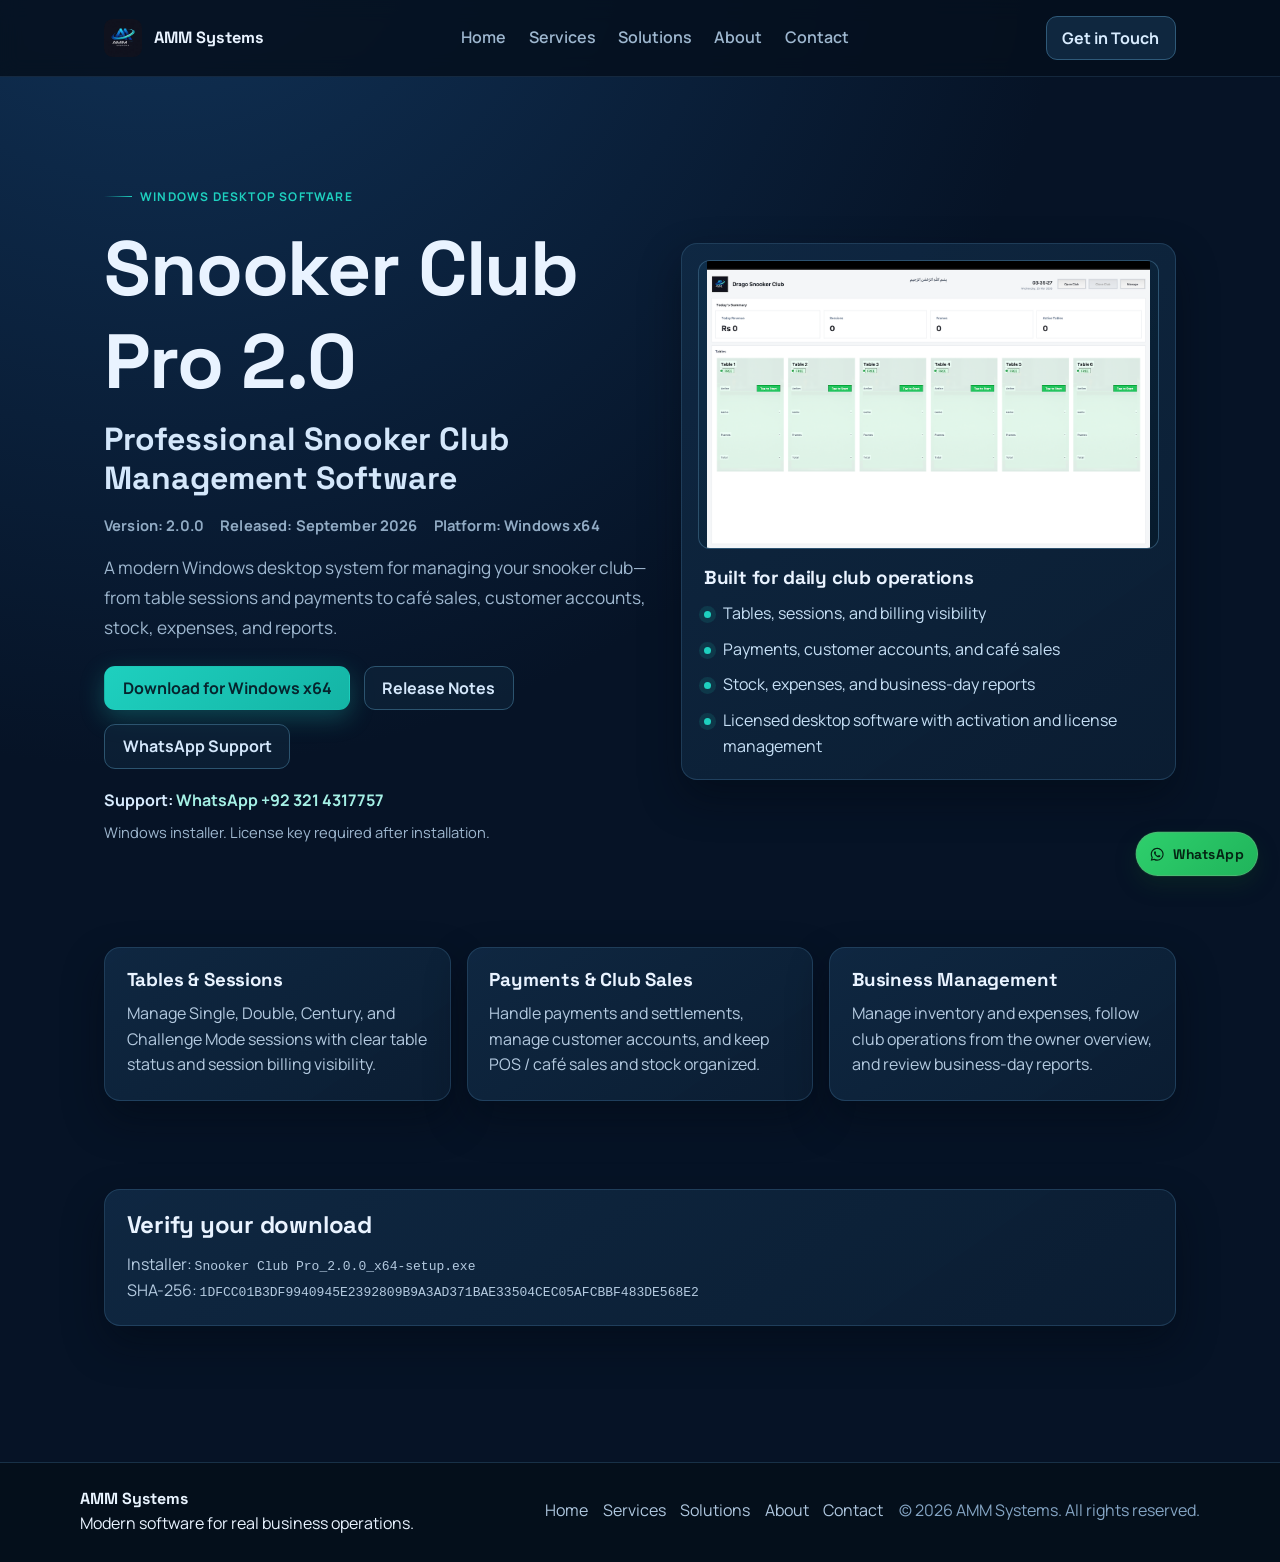
<file: download.html>
<!DOCTYPE html>
<html lang="en">
<head>
  <meta charset="UTF-8">
  <meta name="viewport" content="width=device-width, initial-scale=1.0">
  <title>Snooker Club Pro Download | AMM Systems</title>
  <meta name="description" content="Download Snooker Club Pro, professional snooker club management software for Windows.">
  <link rel="icon" type="image/png" sizes="32x32" href="/assets/favicon.png">
  <link rel="shortcut icon" href="/assets/favicon.png">
  <link rel="preconnect" href="https://fonts.googleapis.com">
  <link rel="preconnect" href="https://fonts.gstatic.com" crossorigin>
  <link href="https://fonts.googleapis.com/css2?family=Manrope:wght@400;500;600;700;800&amp;family=Space+Grotesk:wght@500;600;700&amp;display=swap" rel="stylesheet">
  <link rel="stylesheet" href="styles.css">
  <style>
    .download-main {
      min-height: calc(100vh - 4.75rem);
    }

    .download-hero {
      padding-top: clamp(4.5rem, 8vw, 7rem);
      padding-bottom: clamp(4.5rem, 8vw, 6.5rem);
    }

    .download-layout {
      display: grid;
      grid-template-columns: minmax(0, 1.06fr) minmax(320px, 0.94fr);
      gap: 1.2rem;
      align-items: center;
    }

    .download-copy {
      max-width: 43rem;
    }

    .download-copy h1 {
      font-size: clamp(2.4rem, 6vw, 4.9rem);
      letter-spacing: -0.015em;
      margin-bottom: 0.8rem;
    }

    .download-subtitle {
      color: #d4e7fb;
      font-family: "Space Grotesk", "Segoe UI", sans-serif;
      font-size: clamp(1.28rem, 2.8vw, 2rem);
      font-weight: 700;
      line-height: 1.22;
      margin-bottom: 1rem;
    }

    .download-version {
      color: #91abc4;
      display: flex;
      flex-wrap: wrap;
      gap: 0.45rem 1rem;
      font-size: 0.92rem;
      font-weight: 700;
      letter-spacing: 0.01em;
      margin-bottom: 1rem;
    }

    .download-description {
      color: var(--muted);
      font-size: 1.08rem;
      line-height: 1.72;
      max-width: 60ch;
    }

    .download-actions {
      display: flex;
      flex-wrap: wrap;
      gap: 0.85rem;
      margin-top: 1.45rem;
      align-items: center;
    }

    .download-support {
      color: #d8ecff;
      font-weight: 700;
      margin-top: 1.2rem;
    }

    .download-support a {
      color: #a5f0e5;
    }

    .download-note {
      color: var(--muted);
      font-size: 0.92rem;
      margin-top: 0.45rem;
    }

    .download-card {
      display: grid;
      gap: 1.1rem;
      padding: 1rem;
      overflow: hidden;
    }

    .download-preview {
      margin: 0;
      border-radius: 12px;
      border: 1px solid rgba(63, 106, 139, 0.65);
      background: linear-gradient(140deg, rgba(16, 55, 85, 0.42), rgba(5, 24, 39, 0.6));
      overflow: hidden;
    }

    .download-preview img {
      display: block;
      width: 100%;
      aspect-ratio: 16 / 10;
      object-fit: contain;
      object-position: center;
    }

    .download-card-body {
      padding: 0 0.35rem 0.25rem;
    }

    .download-card-body h2 {
      font-size: 1.18rem;
      margin-bottom: 0.75rem;
    }

    .download-card .feature-list {
      margin-top: 0;
    }

    .download-secondary-section {
      padding-top: 0;
    }

    .download-info-grid {
      display: grid;
      grid-template-columns: repeat(3, minmax(0, 1fr));
      gap: 1rem;
    }

    .download-verification code {
      overflow-wrap: anywhere;
    }

    @media (max-width: 900px) {
      .download-layout {
        grid-template-columns: 1fr;
      }

      .download-card {
        order: -1;
      }

      .download-info-grid {
        grid-template-columns: 1fr;
      }
    }

    @media (max-width: 640px) {
      .download-actions .btn {
        width: 100%;
      }

      .download-card {
        padding: 0.75rem;
      }
    }
  </style>
</head>
<body>
  <div id="top" aria-hidden="true"></div>

  <header class="site-header" id="home">
    <div class="container nav-wrap">
      <a class="logo" href="index.html#top" aria-label="AMM Systems home">
        <img src="assets/logo.png" alt="AMM Systems logo" class="logo-image">
        <span class="logo-text">AMM Systems</span>
      </a>

      <button class="menu-toggle" aria-expanded="false" aria-controls="main-nav" aria-label="Toggle navigation">
        <span></span>
        <span></span>
      </button>

      <nav id="main-nav" class="nav" aria-label="Primary navigation">
        <a href="index.html#top">Home</a>
        <a href="index.html#services">Services</a>
        <a href="index.html#solutions">Solutions</a>
        <a href="index.html#about">About</a>
        <a href="index.html#contact">Contact</a>
      </nav>

      <a class="btn btn-nav" href="index.html#contact">Get in Touch</a>
    </div>
  </header>

  <main class="download-main">
    <section class="section download-hero">
      <div class="container download-layout">
        <div class="download-copy reveal">
          <p class="eyebrow">Windows Desktop Software</p>
          <h1>Snooker Club Pro 2.0</h1>
          <p class="download-subtitle">Professional Snooker Club Management Software</p>
          <div class="download-version" aria-label="Version information">
            <span>Version: 2.0.0</span>
            <span>Released: September 2026</span>
            <span>Platform: Windows x64</span>
          </div>
          <p class="download-description">
            A modern Windows desktop system for managing your snooker club—from table sessions and payments to café sales, customer accounts, stock, expenses, and reports.
          </p>

          <div class="download-actions">
            <a
              class="btn btn-primary"
              href="https://g8cntulnsmlomdxh.public.blob.vercel-storage.com/releases/8bcee13539ebc6b3d9f8babcdb30e394507c5abe/Snooker%20Club%20Pro_2.0.0_x64-setup.exe"
              download
            >
              Download for Windows x64
            </a>
            <a class="btn btn-secondary" href="/release-notes">Release Notes</a>
            <a class="btn btn-secondary" href="https://wa.me/923214317757" target="_blank" rel="noopener noreferrer">
              WhatsApp Support
            </a>
          </div>

          <p class="download-support">
            Support: <a href="https://wa.me/923214317757" target="_blank" rel="noopener noreferrer">WhatsApp +92 321 4317757</a>
          </p>
          <p class="download-note">Windows installer. License key required after installation.</p>
        </div>

        <article class="card download-card reveal" aria-label="Snooker Club Pro features">
          <figure class="download-preview">
            <img src="assets/snooker/dashboard.png" alt="Snooker Club Pro dashboard preview">
          </figure>
          <div class="download-card-body">
            <h2>Built for daily club operations</h2>
            <ul class="feature-list">
              <li>Tables, sessions, and billing visibility</li>
              <li>Payments, customer accounts, and café sales</li>
              <li>Stock, expenses, and business-day reports</li>
              <li>Licensed desktop software with activation and license management</li>
            </ul>
          </div>
        </article>
      </div>
    </section>

    <section class="section download-secondary-section">
      <div class="container download-info-grid">
        <article class="card reveal">
          <h3>Tables &amp; Sessions</h3>
          <p>Manage Single, Double, Century, and Challenge Mode sessions with clear table status and session billing visibility.</p>
        </article>
        <article class="card reveal">
          <h3>Payments &amp; Club Sales</h3>
          <p>Handle payments and settlements, manage customer accounts, and keep POS / café sales and stock organized.</p>
        </article>
        <article class="card reveal">
          <h3>Business Management</h3>
          <p>Manage inventory and expenses, follow club operations from the owner overview, and review business-day reports.</p>
        </article>
      </div>
    </section>
    <section class="section download-secondary-section" aria-labelledby="verify-download">
      <div class="container">
        <article class="card reveal download-verification">
          <h2 id="verify-download">Verify your download</h2>
          <p>Installer: <code>Snooker Club Pro_2.0.0_x64-setup.exe</code></p>
          <p>SHA-256: <code>1DFCC01B3DF9940945E2392809B9A3AD371BAE33504CEC05AFCBBF483DE568E2</code></p>
        </article>
      </div>
    </section>
  </main>

  <footer class="site-footer">
    <div class="container footer-grid">
      <div>
        <p class="footer-brand">AMM Systems</p>
        <p>Modern software for real business operations.</p>
      </div>
      <div class="footer-links" aria-label="Footer links">
        <a href="index.html#top">Home</a>
        <a href="index.html#services">Services</a>
        <a href="index.html#solutions">Solutions</a>
        <a href="index.html#about">About</a>
        <a href="index.html#contact">Contact</a>
      </div>
      <p class="copyright">© <span id="year"></span> AMM Systems. All rights reserved.</p>
    </div>
  </footer>

  <a
    class="floating-whatsapp"
    href="https://wa.me/923214317757?text=Hello%20AMM%20Systems%2C%0A%0AI%20need%20support%20with%20Snooker%20Club%20Pro."
    target="_blank"
    rel="noopener noreferrer"
    aria-label="Chat with AMM Systems on WhatsApp"
  >
    <svg viewBox="0 0 24 24" aria-hidden="true">
      <path d="M19.05 4.94A9.87 9.87 0 0 0 12 2C6.48 2 2 6.47 2 12c0 1.76.46 3.48 1.34 5L2 22l5.15-1.31A9.95 9.95 0 0 0 12 22c5.52 0 10-4.48 10-10 0-2.67-1.04-5.18-2.95-7.06zm-7.05 15.3a8.26 8.26 0 0 1-4.22-1.16l-.3-.18-3.06.78.82-2.99-.2-.31A8.23 8.23 0 0 1 3.77 12c0-4.53 3.69-8.23 8.23-8.23 2.2 0 4.27.86 5.83 2.42A8.19 8.19 0 0 1 20.23 12c0 4.54-3.69 8.24-8.23 8.24zm4.52-6.16c-.25-.13-1.46-.72-1.69-.8-.23-.09-.39-.13-.55.12-.17.25-.64.8-.79.96-.15.17-.29.19-.54.07-.25-.13-1.05-.39-2-1.24a7.57 7.57 0 0 1-1.38-1.71c-.14-.25-.01-.38.11-.5.12-.12.25-.29.38-.43.13-.15.17-.25.25-.42.08-.17.04-.31-.02-.43-.07-.13-.55-1.34-.75-1.84-.2-.48-.4-.42-.55-.42h-.47c-.16 0-.43.06-.66.31-.22.25-.86.84-.86 2.05s.89 2.38 1.01 2.54c.13.17 1.75 2.67 4.23 3.74.59.26 1.05.41 1.41.52.59.19 1.12.16 1.54.1.47-.07 1.46-.6 1.66-1.18.21-.58.21-1.08.15-1.18-.06-.1-.22-.16-.47-.29z"/>
    </svg>
    <span>WhatsApp</span>
  </a>

  <script src="script.js"></script>
</body>
</html>
</file>
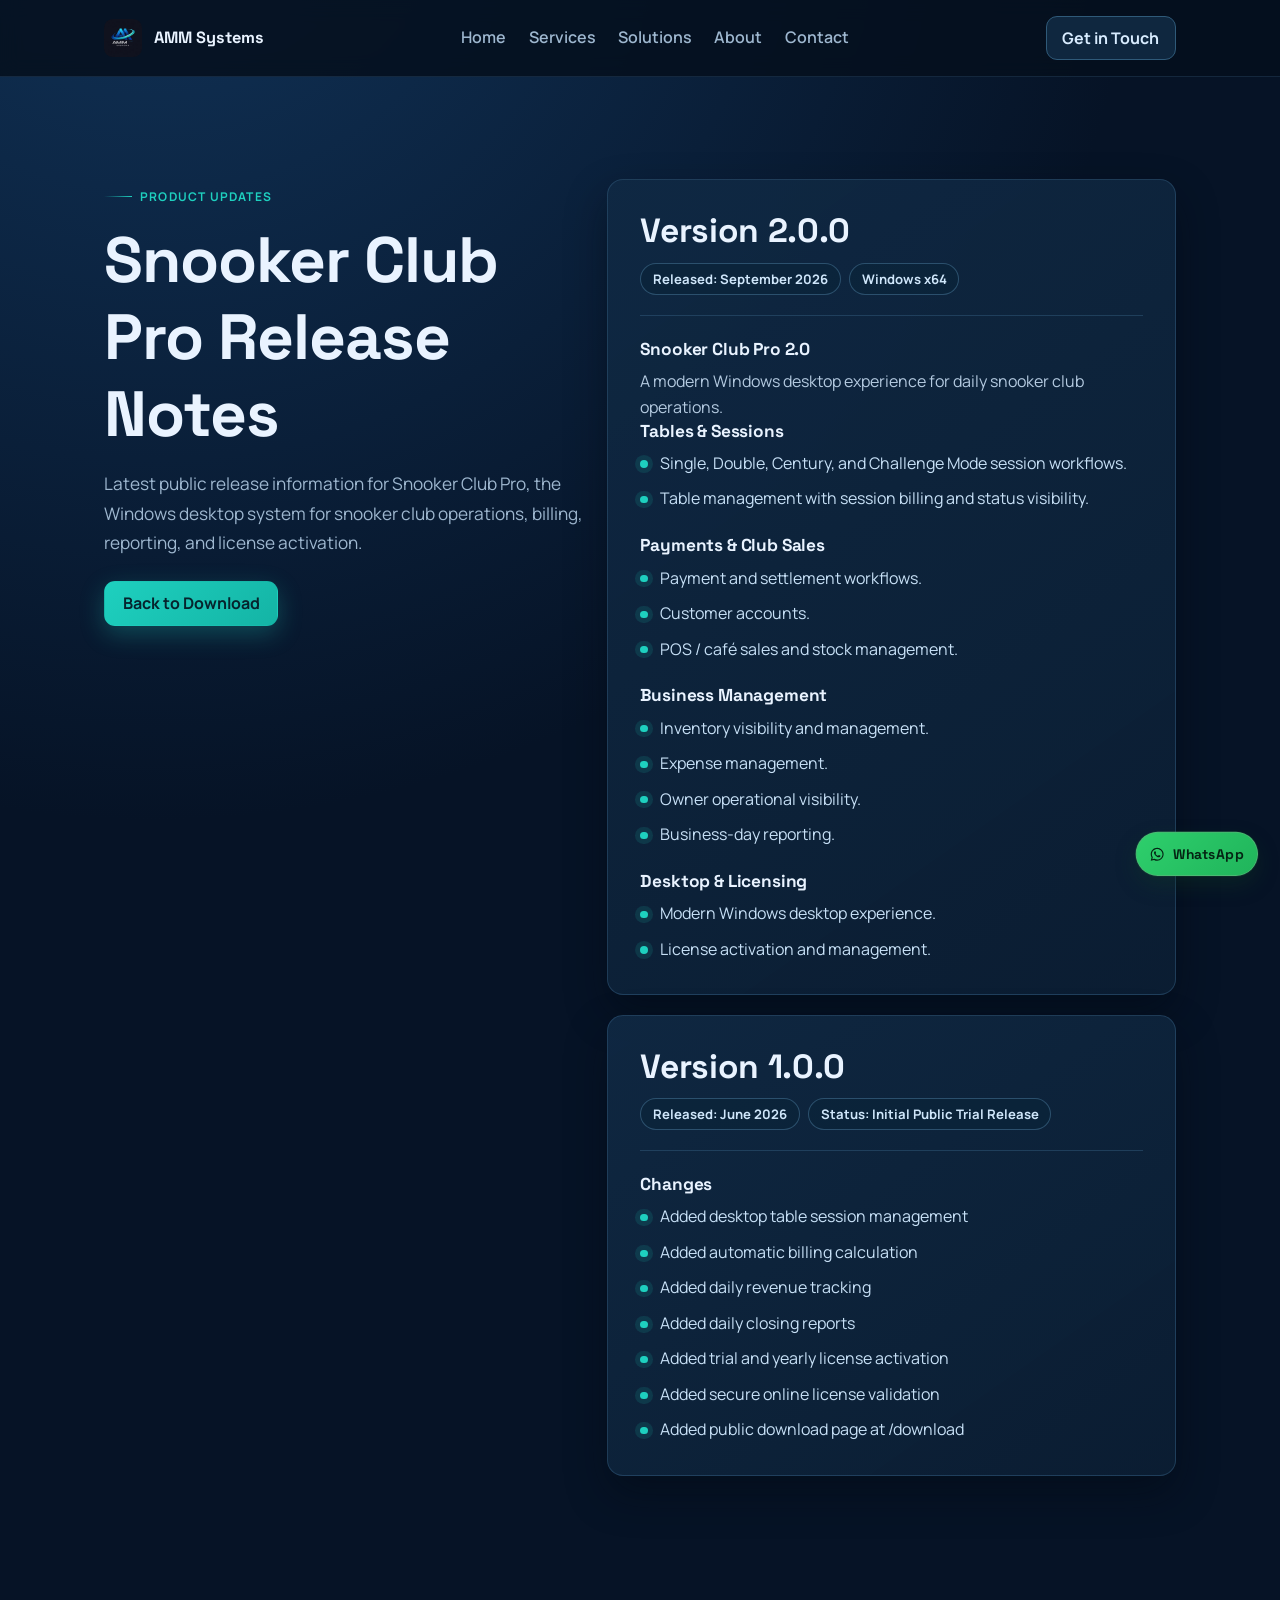
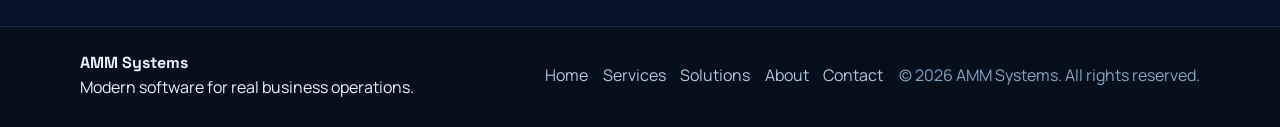
<file: release-notes.html>
<!DOCTYPE html>
<html lang="en">
<head>
  <meta charset="UTF-8">
  <meta name="viewport" content="width=device-width, initial-scale=1.0">
  <title>Snooker Club Pro Release Notes | AMM Systems</title>
  <meta name="description" content="Release notes for Snooker Club Pro, professional snooker club management software by AMM Systems.">
  <link rel="icon" type="image/png" sizes="32x32" href="/assets/favicon.png">
  <link rel="shortcut icon" href="/assets/favicon.png">
  <link rel="preconnect" href="https://fonts.googleapis.com">
  <link rel="preconnect" href="https://fonts.gstatic.com" crossorigin>
  <link href="https://fonts.googleapis.com/css2?family=Manrope:wght@400;500;600;700;800&amp;family=Space+Grotesk:wght@500;600;700&amp;display=swap" rel="stylesheet">
  <link rel="stylesheet" href="styles.css">
  <style>
    .release-main {
      min-height: calc(100vh - 4.75rem);
    }

    .release-hero {
      padding-top: clamp(4.5rem, 8vw, 7rem);
      padding-bottom: clamp(4.5rem, 8vw, 6.5rem);
    }

    .release-layout {
      display: grid;
      grid-template-columns: minmax(0, 0.92fr) minmax(320px, 1.08fr);
      gap: 1.2rem;
      align-items: start;
    }

    .release-copy h1 {
      font-size: clamp(2.1rem, 5vw, 4.2rem);
      letter-spacing: -0.015em;
      margin-bottom: 1rem;
      max-width: 12ch;
    }

    .release-intro {
      color: var(--muted);
      font-size: 1.08rem;
      line-height: 1.72;
      max-width: 52ch;
    }

    .release-actions {
      display: flex;
      flex-wrap: wrap;
      gap: 0.85rem;
      margin-top: 1.45rem;
    }

    .release-entries {
      display: grid;
      gap: 1.2rem;
      min-width: 0;
    }

    .release-card .feature-list + .release-section-title {
      margin-top: 1.45rem;
    }

    .release-card {
      padding: clamp(1.35rem, 3vw, 2rem);
    }

    .release-entry-header {
      display: grid;
      gap: 0.75rem;
      margin-bottom: 1.45rem;
      padding-bottom: 1.25rem;
      border-bottom: 1px solid rgba(56, 98, 133, 0.44);
    }

    .release-version {
      color: #e9f3ff;
      font-family: "Space Grotesk", "Segoe UI", sans-serif;
      font-size: clamp(1.45rem, 3vw, 2.1rem);
      font-weight: 700;
      line-height: 1.15;
      margin: 0;
    }

    .release-meta {
      display: flex;
      flex-wrap: wrap;
      gap: 0.55rem;
      list-style: none;
      margin: 0;
      padding: 0;
    }

    .release-meta li {
      border: 1px solid rgba(67, 113, 145, 0.58);
      border-radius: 999px;
      background: rgba(11, 36, 57, 0.62);
      color: #cfe6fa;
      font-size: 0.82rem;
      font-weight: 700;
      line-height: 1.25;
      padding: 0.42rem 0.72rem;
    }

    .release-status {
      border-color: rgba(67, 153, 148, 0.65);
      background: rgba(13, 57, 65, 0.55);
      color: #a5f0e5;
    }

    .release-section-title {
      font-size: 1.08rem;
      margin-bottom: 0.8rem;
    }

    .release-card .feature-list {
      margin-top: 0;
    }

    @media (max-width: 900px) {
      .release-layout {
        grid-template-columns: 1fr;
      }

      .release-copy h1 {
        max-width: none;
      }
    }

    @media (max-width: 640px) {
      .release-actions .btn {
        width: 100%;
      }
    }
  </style>
</head>
<body>
  <div id="top" aria-hidden="true"></div>

  <header class="site-header" id="home">
    <div class="container nav-wrap">
      <a class="logo" href="index.html#top" aria-label="AMM Systems home">
        <img src="assets/logo.png" alt="AMM Systems logo" class="logo-image">
        <span class="logo-text">AMM Systems</span>
      </a>

      <button class="menu-toggle" aria-expanded="false" aria-controls="main-nav" aria-label="Toggle navigation">
        <span></span>
        <span></span>
      </button>

      <nav id="main-nav" class="nav" aria-label="Primary navigation">
        <a href="index.html#top">Home</a>
        <a href="index.html#services">Services</a>
        <a href="index.html#solutions">Solutions</a>
        <a href="index.html#about">About</a>
        <a href="index.html#contact">Contact</a>
      </nav>

      <a class="btn btn-nav" href="index.html#contact">Get in Touch</a>
    </div>
  </header>

  <main class="release-main">
    <section class="section release-hero">
      <div class="container release-layout">
        <div class="release-copy reveal">
          <p class="eyebrow">Product Updates</p>
          <h1>Snooker Club Pro Release Notes</h1>
          <p class="release-intro">
            Latest public release information for Snooker Club Pro, the Windows desktop system for snooker club operations, billing, reporting, and license activation.
          </p>
          <div class="release-actions">
            <a class="btn btn-primary" href="https://ammsystems.info/download">Back to Download</a>
          </div>
        </div>

        <div class="release-entries">
          <article class="card release-card reveal" aria-labelledby="version-200">
            <div class="release-entry-header">
              <h2 class="release-version" id="version-200">Version 2.0.0</h2>
              <ul class="release-meta" aria-label="Release details">
                <li>Released: September 2026</li>
                <li class="release-status">Windows x64</li>
              </ul>
            </div>

            <h3 class="release-section-title">Snooker Club Pro 2.0</h3>
            <p>A modern Windows desktop experience for daily snooker club operations.</p>
            <h3 class="release-section-title">Tables &amp; Sessions</h3>
            <ul class="feature-list">
              <li>Single, Double, Century, and Challenge Mode session workflows.</li>
              <li>Table management with session billing and status visibility.</li>
            </ul>
            <h3 class="release-section-title">Payments &amp; Club Sales</h3>
            <ul class="feature-list">
              <li>Payment and settlement workflows.</li>
              <li>Customer accounts.</li>
              <li>POS / café sales and stock management.</li>
            </ul>
            <h3 class="release-section-title">Business Management</h3>
            <ul class="feature-list">
              <li>Inventory visibility and management.</li>
              <li>Expense management.</li>
              <li>Owner operational visibility.</li>
              <li>Business-day reporting.</li>
            </ul>
            <h3 class="release-section-title">Desktop &amp; Licensing</h3>
            <ul class="feature-list">
              <li>Modern Windows desktop experience.</li>
              <li>License activation and management.</li>
            </ul>
          </article>

          <article class="card release-card reveal" aria-labelledby="version-100">
            <div class="release-entry-header">
              <h2 class="release-version" id="version-100">Version 1.0.0</h2>
              <ul class="release-meta" aria-label="Release details">
                <li>Released: June 2026</li>
                <li class="release-status">Status: Initial Public Trial Release</li>
              </ul>
            </div>

            <h3 class="release-section-title">Changes</h3>
            <ul class="feature-list">
              <li>Added desktop table session management</li>
              <li>Added automatic billing calculation</li>
              <li>Added daily revenue tracking</li>
              <li>Added daily closing reports</li>
              <li>Added trial and yearly license activation</li>
              <li>Added secure online license validation</li>
              <li>Added public download page at /download</li>
            </ul>
          </article>
        </div>
      </div>
    </section>
  </main>

  <footer class="site-footer">
    <div class="container footer-grid">
      <div>
        <p class="footer-brand">AMM Systems</p>
        <p>Modern software for real business operations.</p>
      </div>
      <div class="footer-links" aria-label="Footer links">
        <a href="index.html#top">Home</a>
        <a href="index.html#services">Services</a>
        <a href="index.html#solutions">Solutions</a>
        <a href="index.html#about">About</a>
        <a href="index.html#contact">Contact</a>
      </div>
      <p class="copyright">&copy; <span id="year"></span> AMM Systems. All rights reserved.</p>
    </div>
  </footer>

  <a
    class="floating-whatsapp"
    href="https://wa.me/923214317757?text=Hello%20AMM%20Systems%2C%0A%0AI%20need%20support%20with%20Snooker%20Club%20Pro."
    target="_blank"
    rel="noopener noreferrer"
    aria-label="Chat with AMM Systems on WhatsApp"
  >
    <svg viewBox="0 0 24 24" aria-hidden="true">
      <path d="M19.05 4.94A9.87 9.87 0 0 0 12 2C6.48 2 2 6.47 2 12c0 1.76.46 3.48 1.34 5L2 22l5.15-1.31A9.95 9.95 0 0 0 12 22c5.52 0 10-4.48 10-10 0-2.67-1.04-5.18-2.95-7.06zm-7.05 15.3a8.26 8.26 0 0 1-4.22-1.16l-.3-.18-3.06.78.82-2.99-.2-.31A8.23 8.23 0 0 1 3.77 12c0-4.53 3.69-8.23 8.23-8.23 2.2 0 4.27.86 5.83 2.42A8.19 8.19 0 0 1 20.23 12c0 4.54-3.69 8.24-8.23 8.24zm4.52-6.16c-.25-.13-1.46-.72-1.69-.8-.23-.09-.39-.13-.55.12-.17.25-.64.8-.79.96-.15.17-.29.19-.54.07-.25-.13-1.05-.39-2-1.24a7.57 7.57 0 0 1-1.38-1.71c-.14-.25-.01-.38.11-.5.12-.12.25-.29.38-.43.13-.15.17-.25.25-.42.08-.17.04-.31-.02-.43-.07-.13-.55-1.34-.75-1.84-.2-.48-.4-.42-.55-.42h-.47c-.16 0-.43.06-.66.31-.22.25-.86.84-.86 2.05s.89 2.38 1.01 2.54c.13.17 1.75 2.67 4.23 3.74.59.26 1.05.41 1.41.52.59.19 1.12.16 1.54.1.47-.07 1.46-.6 1.66-1.18.21-.58.21-1.08.15-1.18-.06-.1-.22-.16-.47-.29z"/>
    </svg>
    <span>WhatsApp</span>
  </a>

  <script src="script.js"></script>
</body>
</html>
</file>
<file: styles.css>
:root {
  --bg: #061326;
  --bg-soft: #0b1f35;
  --surface: #102842;
  --surface-2: #0f2239;
  --line: #1f3d5c;
  --text: #e9f3ff;
  --muted: #9eb7cf;
  --teal: #1ed0bf;
  --teal-strong: #14b4a5;
  --radius: 16px;
  --card-border: rgba(56, 98, 133, 0.44);
  --card-bg: linear-gradient(145deg, rgba(16, 41, 68, 0.92), rgba(11, 30, 51, 0.96));
  --shadow: 0 18px 40px rgba(2, 9, 18, 0.45);
}

* {
  box-sizing: border-box;
}

html,
body {
  margin: 0;
  padding: 0;
}

body {
  font-family: "Manrope", "Segoe UI", sans-serif;
  background: radial-gradient(circle at 12% -10%, #11345a 0%, transparent 45%), var(--bg);
  color: var(--text);
  line-height: 1.6;
  min-height: 100vh;
  overflow-x: hidden;
}

h1,
h2,
h3,
h4 {
  margin: 0 0 0.75rem;
  line-height: 1.2;
  font-family: "Space Grotesk", "Segoe UI", sans-serif;
  letter-spacing: -0.01em;
}

p {
  margin: 0;
}

a {
  color: inherit;
  text-decoration: none;
}

.container {
  width: min(1120px, 92vw);
  margin: 0 auto;
  max-width: 1200px;
  padding: 0 24px;
}

.section {
  padding: clamp(4.9rem, 7vw, 5.5rem) 0;
}

.eyebrow {
  display: inline-flex;
  align-items: center;
  gap: 0.5rem;
  color: var(--teal);
  font-weight: 700;
  text-transform: uppercase;
  letter-spacing: 0.1em;
  font-size: 0.75rem;
  margin-bottom: 1rem;
}

.eyebrow::before {
  content: "";
  width: 1.75rem;
  height: 1px;
  background: linear-gradient(90deg, transparent, var(--teal));
}

.bg-orb {
  position: fixed;
  border-radius: 999px;
  pointer-events: none;
  z-index: -1;
  filter: blur(30px);
  opacity: 0.28;
}

.orb-1 {
  width: 420px;
  height: 420px;
  background: #1cb0c4;
  top: -130px;
  left: -70px;
}

.orb-2 {
  width: 360px;
  height: 360px;
  background: #103f72;
  right: -90px;
  top: 34%;
}

.site-header {
  position: sticky;
  top: 0;
  z-index: 20;
  background: rgba(5, 16, 30, 0.86);
  backdrop-filter: blur(10px);
  border-bottom: 1px solid rgba(69, 108, 146, 0.25);
}

.nav-wrap {
  min-height: 4.75rem;
  display: grid;
  grid-template-columns: auto 1fr auto;
  align-items: center;
  gap: 1.25rem;
}

.logo {
  display: inline-flex;
  align-items: center;
  gap: 0.8rem;
  font-weight: 700;
}

.logo-image {
  display: block;
  width: 2.35rem;
  height: 2.35rem;
  border-radius: 0.55rem;
  object-fit: contain;
}

.logo-text {
  font-family: "Space Grotesk", sans-serif;
  font-size: 1.02rem;
}

.nav {
  display: flex;
  justify-content: center;
  gap: 1.4rem;
}

.nav a {
  color: var(--muted);
  font-weight: 600;
  transition: color 180ms ease;
}

.nav a:hover,
.nav a:focus-visible {
  color: var(--text);
}

.btn {
  display: inline-flex;
  align-items: center;
  justify-content: center;
  border: 1px solid transparent;
  border-radius: 11px;
  font-weight: 700;
  line-height: 1.15;
  min-height: 2.8rem;
  padding: 0.72rem 1.1rem;
  transition: transform 180ms ease, box-shadow 180ms ease, border-color 180ms ease, background 180ms ease;
}

.btn:hover,
.btn:focus-visible {
  transform: translateY(-1px);
}

.btn-primary {
  background: linear-gradient(135deg, var(--teal), var(--teal-strong));
  color: #06242d;
  box-shadow: 0 8px 25px rgba(29, 188, 176, 0.3);
}

.btn-primary:hover,
.btn-primary:focus-visible {
  box-shadow: 0 12px 30px rgba(29, 188, 176, 0.42);
}

.btn-secondary {
  border-color: #2c546f;
  background: rgba(16, 38, 60, 0.62);
  color: #d4e7fb;
}

.btn-secondary:hover,
.btn-secondary:focus-visible {
  border-color: #4d7896;
  background: rgba(20, 46, 74, 0.88);
}

.btn-nav {
  padding: 0.58rem 0.98rem;
  background: rgba(21, 50, 79, 0.7);
  border-color: #2f5a79;
  color: #d8ecff;
}

.hero {
  padding-top: 4.85rem;
  padding-bottom: 2.85rem;
}

.hero-grid {
  display: grid;
  grid-template-columns: minmax(0, 1.06fr) minmax(0, 0.94fr);
  gap: 1.35rem;
  align-items: stretch;
}

.hero-copy {
  align-self: center;
  max-width: 42rem;
}

.hero h1 {
  font-size: clamp(2rem, 3.7vw, 3.2rem);
  max-width: 18ch;
  letter-spacing: -0.015em;
}

.lead {
  color: var(--muted);
  font-size: 1.06rem;
  margin-top: 0.85rem;
}

.hero .lead {
  max-width: 62ch;
}

.hero-actions {
  display: flex;
  gap: 0.9rem;
  margin-top: 1.35rem;
  flex-wrap: wrap;
}

.hero-actions .btn-primary {
  box-shadow: 0 10px 26px rgba(29, 188, 176, 0.4);
}

.hero-actions .btn-secondary {
  background: rgba(10, 27, 44, 0.72);
  border-color: #3a6585;
}

.hero-capabilities {
  list-style: none;
  margin: 1.05rem 0 0;
  padding: 0;
  display: flex;
  flex-wrap: wrap;
  gap: 0.55rem;
  max-width: 38rem;
}

.hero-capabilities li {
  padding: 0.38rem 0.72rem;
  border-radius: 999px;
  border: 1px solid rgba(67, 113, 145, 0.58);
  background: rgba(11, 36, 57, 0.62);
  color: #cfe6fa;
  font-size: 0.8rem;
  font-weight: 700;
  letter-spacing: 0.01em;
}

.hero-visual {
  position: relative;
  min-height: 390px;
  border-radius: 18px;
  border: 1px solid rgba(55, 98, 132, 0.58);
  background: linear-gradient(145deg, rgba(14, 37, 61, 0.82), rgba(8, 24, 41, 0.9));
  box-shadow: var(--shadow);
  overflow: hidden;
  display: grid;
  grid-template-columns: repeat(12, minmax(0, 1fr));
  grid-template-rows: auto minmax(88px, 1fr) minmax(88px, 1fr) minmax(94px, 1fr);
  gap: 0.44rem;
  padding: 0.95rem;
}

.hero-visual::before,
.hero-visual::after {
  content: "";
  position: absolute;
  border-radius: 999px;
  pointer-events: none;
}

.hero-visual::before {
  width: 220px;
  height: 220px;
  top: -98px;
  right: -78px;
  background: radial-gradient(circle, rgba(37, 181, 209, 0.2), transparent 70%);
}

.hero-visual::after {
  width: 180px;
  height: 180px;
  left: -72px;
  bottom: -82px;
  background: radial-gradient(circle, rgba(29, 188, 176, 0.18), transparent 68%);
}

.hero-surface {
  position: relative;
  z-index: 1;
  border: 1px solid rgba(81, 126, 158, 0.56);
  border-radius: 12px;
  background: rgba(9, 30, 48, 0.86);
  box-shadow: 0 14px 28px rgba(3, 12, 24, 0.4);
  backdrop-filter: blur(2px);
  display: flex;
  flex-direction: column;
}

.hero-surface p {
  margin: 0;
}

.hero-surface-main {
  grid-column: 1 / 10;
  grid-row: 1;
  padding: 0.78rem 0.84rem;
  animation: hero-float 8.2s ease-in-out infinite;
}

.hero-surface-head {
  display: flex;
  align-items: center;
  justify-content: space-between;
  gap: 0.7rem;
  color: #d7ecff;
  font-size: 0.84rem;
  font-weight: 700;
}

.hero-surface-status {
  padding: 0.16rem 0.46rem;
  border-radius: 999px;
  border: 1px solid rgba(67, 153, 148, 0.66);
  background: rgba(13, 57, 65, 0.55);
  color: #90efe4;
  font-size: 0.7rem;
}

.hero-kpis {
  margin-top: 0.62rem;
  display: grid;
  grid-template-columns: repeat(3, minmax(0, 1fr));
  gap: 0.42rem;
}

.hero-kpi {
  padding: 0.48rem 0.54rem;
  border-radius: 9px;
  border: 1px solid rgba(68, 111, 145, 0.45);
  background: rgba(7, 22, 39, 0.7);
}

.hero-kpi span {
  display: block;
  color: #95b5d2;
  font-size: 0.72rem;
  line-height: 1.3;
}

.hero-kpi strong {
  display: block;
  margin-top: 0.18rem;
  color: #e9f5ff;
  font-family: "Space Grotesk", sans-serif;
  font-size: 0.92rem;
}

.hero-surface-report {
  grid-column: 1 / 9;
  grid-row: 2 / 4;
  padding: 0.72rem 0.78rem;
  animation: hero-drift 9.4s ease-in-out infinite;
}

.hero-surface-report p,
.hero-surface-web p {
  color: #c8ddf1;
  font-size: 0.76rem;
  font-weight: 600;
  letter-spacing: 0.01em;
}

.hero-bars {
  margin-top: 0.5rem;
  height: 100%;
  min-height: 116px;
  display: grid;
  grid-template-columns: repeat(4, minmax(0, 1fr));
  align-items: end;
  gap: 0.3rem;
}

.hero-bars span {
  display: block;
  border-radius: 6px 6px 2px 2px;
  background: linear-gradient(180deg, rgba(56, 182, 203, 0.88), rgba(35, 140, 165, 0.7));
}

.hero-bars span:nth-child(1) {
  height: 42%;
}

.hero-bars span:nth-child(2) {
  height: 68%;
}

.hero-bars span:nth-child(3) {
  height: 82%;
}

.hero-bars span:nth-child(4) {
  height: 58%;
}

.hero-surface-web {
  grid-column: 10 / 13;
  grid-row: 1;
  padding: 0.68rem 0.72rem;
  justify-content: center;
  animation: hero-drift 8.6s ease-in-out infinite;
}

.hero-lines {
  margin-top: 0.44rem;
  display: grid;
  gap: 0.3rem;
}

.hero-lines span {
  display: block;
  height: 0.33rem;
  border-radius: 999px;
  background: linear-gradient(90deg, rgba(74, 182, 205, 0.78), rgba(34, 122, 150, 0.38));
}

.hero-lines span:nth-child(2) {
  width: 82%;
}

.hero-lines span:nth-child(3) {
  width: 64%;
}

.hero-charts {
  display: contents;
}

.hero-chart {
  min-height: 78px;
  padding: 0.42rem 0.48rem 0.46rem;
  border-radius: 10px;
  border: 1px solid rgba(73, 122, 158, 0.52);
  background: rgba(8, 27, 44, 0.82);
  box-shadow: 0 10px 20px rgba(3, 12, 24, 0.34);
  z-index: 1;
}

.hero-chart-bar {
  grid-column: 9 / 13;
  grid-row: 2;
}

.hero-chart-line {
  grid-column: 9 / 13;
  grid-row: 3;
}

.hero-chart-donut {
  grid-column: 1 / 7;
  grid-row: 4;
}

.hero-chart-area {
  grid-column: 7 / 13;
  grid-row: 4;
}

.hero-chart p {
  margin: 0;
  color: #c4dbef;
  font-size: 0.66rem;
  font-weight: 600;
  line-height: 1.22;
  letter-spacing: 0.01em;
}

.hero-widget-bars {
  margin-top: 0.34rem;
  height: 44px;
  display: grid;
  grid-template-columns: repeat(4, minmax(0, 1fr));
  align-items: end;
  gap: 0.25rem;
}

.hero-widget-bars span {
  display: block;
  border-radius: 5px 5px 2px 2px;
  background: linear-gradient(180deg, rgba(72, 199, 220, 0.9), rgba(36, 132, 157, 0.74));
}

.hero-widget-bars span:nth-child(1) {
  height: 44%;
}

.hero-widget-bars span:nth-child(2) {
  height: 79%;
}

.hero-widget-bars span:nth-child(3) {
  height: 61%;
}

.hero-widget-bars span:nth-child(4) {
  height: 90%;
}

.hero-widget-line {
  margin-top: 0.34rem;
  height: 44px;
  border-radius: 7px;
  position: relative;
  border: 1px solid rgba(71, 119, 153, 0.4);
  background: linear-gradient(180deg, rgba(14, 40, 63, 0.78), rgba(9, 27, 44, 0.75));
}

.hero-widget-line .dot {
  position: absolute;
  width: 5px;
  height: 5px;
  border-radius: 999px;
  background: #81e6fd;
  box-shadow: 0 0 0 2px rgba(68, 172, 196, 0.2);
}

.hero-widget-line .dot-1 {
  left: 8%;
  bottom: 10px;
}

.hero-widget-line .dot-2 {
  left: 34%;
  bottom: 20px;
}

.hero-widget-line .dot-3 {
  left: 61%;
  bottom: 16px;
}

.hero-widget-line .dot-4 {
  left: 86%;
  bottom: 27px;
}

.hero-widget-line .seg {
  position: absolute;
  height: 2px;
  border-radius: 999px;
  background: linear-gradient(90deg, rgba(95, 217, 234, 0.88), rgba(72, 169, 197, 0.55));
  transform-origin: left center;
}

.hero-widget-line .seg-1 {
  left: 10%;
  bottom: 13px;
  width: 26%;
  transform: rotate(16deg);
}

.hero-widget-line .seg-2 {
  left: 36%;
  bottom: 22px;
  width: 26%;
  transform: rotate(-8deg);
}

.hero-widget-line .seg-3 {
  left: 63%;
  bottom: 18px;
  width: 24%;
  transform: rotate(22deg);
}

.hero-widget-donut {
  margin-top: 0.42rem;
  height: 48px;
  display: grid;
  place-items: center start;
}

.hero-widget-donut span {
  width: 36px;
  height: 36px;
  border-radius: 999px;
  position: relative;
  background: conic-gradient(#4ad3dc 0deg 125deg, #2b95b6 125deg 265deg, #1c6e98 265deg 360deg);
}

.hero-widget-donut span::after {
  content: "";
  position: absolute;
  inset: 9px;
  border-radius: 999px;
  background: rgba(7, 24, 40, 0.92);
}

.hero-widget-area {
  margin-top: 0.34rem;
  height: 44px;
  border-radius: 7px;
  position: relative;
  overflow: hidden;
  border: 1px solid rgba(71, 119, 153, 0.4);
  background: linear-gradient(180deg, rgba(14, 40, 63, 0.78), rgba(9, 27, 44, 0.75));
}

.hero-widget-area span {
  position: absolute;
  inset: 0;
  background: linear-gradient(180deg, rgba(76, 198, 221, 0.55), rgba(38, 131, 157, 0.18));
  clip-path: polygon(0 100%, 0 70%, 20% 64%, 38% 69%, 58% 49%, 78% 56%, 100% 34%, 100% 100%);
}

@keyframes hero-float {
  0%,
  100% {
    transform: translateY(0);
  }
  50% {
    transform: translateY(-6px);
  }
}

@keyframes hero-drift {
  0%,
  100% {
    transform: translateY(0);
  }
  50% {
    transform: translateY(4px);
  }
}

.hero-panel,
.card {
  background: var(--card-bg);
  border: 1px solid var(--card-border);
  border-radius: var(--radius);
  box-shadow: var(--shadow);
}

.hero-panel {
  padding: 1.2rem;
  position: relative;
  overflow: hidden;
}

.hero-panel::before {
  content: "";
  position: absolute;
  inset: 0;
  background: radial-gradient(circle at 85% 10%, rgba(30, 208, 191, 0.18), transparent 45%);
  pointer-events: none;
}

.dashboard-head {
  display: flex;
  align-items: center;
  justify-content: space-between;
  gap: 0.8rem;
  margin-bottom: 0.85rem;
}

.hero-panel h2 {
  font-size: 1rem;
  color: #c9e8ff;
  margin-bottom: 0;
}

.dashboard-badge {
  font-size: 0.75rem;
  font-weight: 700;
  color: #89f0e5;
  border: 1px solid rgba(67, 153, 148, 0.65);
  background: rgba(13, 57, 65, 0.55);
  border-radius: 999px;
  padding: 0.22rem 0.55rem;
}

.metrics-grid {
  display: grid;
  grid-template-columns: 1fr;
  gap: 0.65rem;
}

.metric-card {
  padding: 0.82rem 0.95rem;
  border-radius: 10px;
  border: 1px solid rgba(68, 111, 145, 0.45);
  background: rgba(7, 22, 39, 0.7);
  display: flex;
  align-items: center;
  justify-content: space-between;
  gap: 0.8rem;
}

.metric-title {
  color: #95b5d2;
  font-size: 0.82rem;
}

.metric-value {
  font-family: "Space Grotesk", sans-serif;
  font-weight: 700;
  font-size: 1.05rem;
  margin-top: 0;
  color: #e9f5ff;
}

.status-ok {
  color: #8fe8d8;
}

.section-head {
  margin-bottom: 2.1rem;
}

.section-head h2 {
  font-size: clamp(1.55rem, 3vw, 2.45rem);
  margin-bottom: 0.35rem;
}

.section-head p {
  color: var(--muted);
  max-width: 56ch;
  line-height: 1.68;
}

.cards-grid {
  display: grid;
  grid-template-columns: repeat(4, minmax(0, 1fr));
  gap: 1rem;
}

.card {
  padding: 1.35rem;
  transition: border-color 180ms ease, box-shadow 180ms ease;
}

.card p {
  color: #b4cae0;
}

.card h3 {
  margin-bottom: 0.6rem;
}

.card:hover {
  border-color: rgba(78, 130, 168, 0.58);
  box-shadow: 0 20px 42px rgba(2, 10, 20, 0.48);
}

.icon {
  width: 2.45rem;
  height: 2.45rem;
  display: grid;
  place-items: center;
  margin-bottom: 0.95rem;
  border-radius: 0.75rem;
  color: var(--teal);
  background: rgba(20, 60, 80, 0.5);
  border: 1px solid rgba(43, 94, 122, 0.6);
}

.icon svg {
  width: 1.3rem;
  height: 1.3rem;
}

.product-section .container {
  display: grid;
  gap: 1rem;
}

.product-layout {
  display: grid;
  grid-template-columns: 1.2fr 1fr;
  gap: 1rem;
}

.product-image {
  margin: 0;
  padding: 0.45rem;
  overflow: hidden;
  transition: transform 260ms cubic-bezier(0.22, 1, 0.36, 1), border-color 260ms ease, box-shadow 260ms ease;
}

.product-image img {
  display: block;
  width: 100%;
  height: clamp(260px, 34vw, 420px);
  object-fit: contain;
  object-position: center center;
  border-radius: 10px;
  border: 1px solid rgba(63, 106, 139, 0.6);
  background: linear-gradient(140deg, rgba(16, 55, 85, 0.42), rgba(5, 24, 39, 0.6));
}

.product-features {
  display: grid;
  align-content: start;
  gap: 0.72rem;
}

.product-features h2 {
  font-size: clamp(1.55rem, 2.8vw, 2.3rem);
  margin-bottom: 0.1rem;
}

.product-features > p {
  color: var(--muted);
}

.feature-list {
  list-style: none;
  padding: 0;
  margin: 0.45rem 0 0;
  display: grid;
  gap: 0.62rem;
}

.feature-list li {
  position: relative;
  padding-left: 1.2rem;
  color: #c7e0f6;
}

.feature-list li::before {
  content: "";
  position: absolute;
  left: 0;
  top: 0.6rem;
  width: 0.45rem;
  height: 0.45rem;
  border-radius: 999px;
  background: var(--teal);
  box-shadow: 0 0 0 5px rgba(30, 208, 191, 0.12);
}

.product-actions {
  display: flex;
  flex-wrap: wrap;
  gap: 0.75rem;
  margin-top: 0.35rem;
}

.screenshot-grid {
  display: grid;
  grid-template-columns: repeat(5, minmax(0, 1fr));
  gap: 0.8rem;
}

.screenshot-card {
  appearance: none;
  font: inherit;
  color: inherit;
  text-align: left;
  width: 100%;
  cursor: pointer;
  padding: 0.65rem;
  border-radius: 15px;
  border: 1px solid var(--card-border);
  background: linear-gradient(145deg, rgba(16, 41, 68, 0.88), rgba(10, 30, 51, 0.9));
  box-shadow: var(--shadow);
  transition: transform 260ms cubic-bezier(0.22, 1, 0.36, 1), border-color 260ms ease, box-shadow 260ms ease;
}

.screenshot-card img {
  display: block;
  width: 100%;
  height: clamp(126px, 10.5vw, 164px);
  object-fit: contain;
  object-position: center center;
  border-radius: 10px;
  border: 1px solid rgba(63, 106, 139, 0.65);
  background: linear-gradient(140deg, rgba(16, 55, 85, 0.42), rgba(5, 24, 39, 0.6));
}

.screenshot-card-title {
  display: block;
  margin: 0.72rem 0 0.2rem;
  font-size: 0.94rem;
  font-family: "Space Grotesk", "Segoe UI", sans-serif;
  color: #d1e7fa;
  font-weight: 600;
}

.screenshot-card:focus-visible {
  outline: 2px solid rgba(67, 200, 188, 0.8);
  outline-offset: 2px;
}

.screenshot-card.is-active {
  border-color: rgba(84, 171, 201, 0.76);
  box-shadow: 0 16px 34px rgba(8, 26, 45, 0.55), 0 0 0 1px rgba(35, 137, 161, 0.35);
}

.screenshot-card.is-active img {
  border-color: rgba(100, 186, 206, 0.9);
}

.product-image:hover,
.screenshot-card:hover {
  transform: scale(1.012);
  border-color: rgba(88, 154, 194, 0.66);
  box-shadow: 0 14px 30px rgba(8, 26, 45, 0.52);
}

body.lightbox-open {
  overflow: hidden;
}

.screenshot-lightbox {
  position: fixed;
  inset: 0;
  z-index: 120;
  display: grid;
  place-items: center;
  padding: clamp(0.8rem, 2.2vw, 1.4rem);
  background: rgba(2, 11, 22, 0.78);
  backdrop-filter: blur(5px);
  opacity: 0;
  pointer-events: none;
  transition: opacity 180ms ease;
}

.screenshot-lightbox[hidden] {
  display: none;
}

.screenshot-lightbox.is-open {
  opacity: 1;
  pointer-events: auto;
}

.screenshot-lightbox-dialog {
  position: relative;
  width: min(980px, 100%);
  padding: 0.74rem;
  border-radius: 16px;
  border: 1px solid rgba(73, 118, 155, 0.6);
  background: linear-gradient(145deg, rgba(12, 35, 57, 0.95), rgba(7, 24, 42, 0.95));
  box-shadow: 0 24px 48px rgba(1, 8, 16, 0.62);
}

.screenshot-lightbox-close {
  position: absolute;
  top: 0.48rem;
  right: 0.48rem;
  border: 1px solid rgba(84, 126, 160, 0.62);
  border-radius: 9px;
  background: rgba(10, 30, 48, 0.92);
  color: #d5e8f9;
  font: inherit;
  font-size: 0.82rem;
  font-weight: 600;
  padding: 0.34rem 0.6rem;
  cursor: pointer;
}

.screenshot-lightbox-close:hover,
.screenshot-lightbox-close:focus-visible {
  border-color: rgba(117, 172, 205, 0.75);
  background: rgba(13, 37, 58, 0.96);
}

.screenshot-lightbox-close:focus-visible {
  outline: 2px solid rgba(92, 211, 224, 0.7);
  outline-offset: 2px;
}

.screenshot-lightbox-figure {
  margin: 0;
  display: grid;
  gap: 0.62rem;
}

.screenshot-lightbox-figure img {
  display: block;
  width: 100%;
  max-height: min(78vh, 760px);
  object-fit: contain;
  object-position: center;
  border-radius: 12px;
  border: 1px solid rgba(72, 118, 152, 0.72);
  background: linear-gradient(140deg, rgba(12, 40, 61, 0.82), rgba(7, 24, 40, 0.86));
}

.screenshot-lightbox-figure figcaption {
  color: #d6e9fa;
  font-family: "Space Grotesk", "Segoe UI", sans-serif;
  font-size: 0.95rem;
  font-weight: 600;
  line-height: 1.35;
  padding: 0 0.12rem;
}

.pricing-section .section-head {
  margin-bottom: 1.8rem;
}

.pricing-grid {
  display: grid;
  grid-template-columns: repeat(3, minmax(0, 1fr));
  gap: 1rem;
}

.pricing-card {
  display: grid;
  align-content: start;
  gap: 0.72rem;
  min-height: 100%;
}

.pricing-card h3 {
  font-size: 1.25rem;
  margin-bottom: 0.1rem;
}

.pricing-card > p:not(.pricing-badge) {
  color: #b7cee3;
}

.pricing-badge {
  width: fit-content;
  padding: 0.22rem 0.58rem;
  border-radius: 999px;
  border: 1px solid rgba(59, 153, 171, 0.7);
  background: rgba(20, 70, 79, 0.55);
  color: #9cece1;
  font-size: 0.75rem;
  font-weight: 700;
  letter-spacing: 0.03em;
}

.pricing-card-featured {
  border-color: rgba(79, 155, 181, 0.75);
  box-shadow: 0 20px 42px rgba(3, 13, 26, 0.54), 0 0 0 1px rgba(44, 123, 148, 0.35);
  transform: translateY(-6px);
}

.pricing-points {
  list-style: none;
  padding: 0;
  margin: 0.25rem 0 0;
  display: grid;
  gap: 0.58rem;
}

.pricing-points li {
  position: relative;
  padding-left: 1.12rem;
  color: #cee3f7;
}

.pricing-points li::before {
  content: "";
  position: absolute;
  left: 0;
  top: 0.58rem;
  width: 0.42rem;
  height: 0.42rem;
  border-radius: 999px;
  background: var(--teal);
  box-shadow: 0 0 0 4px rgba(30, 208, 191, 0.14);
}

.pricing-cta {
  margin-top: 0.6rem;
  width: 100%;
}

.about {
  padding-top: 4.8rem;
}

.about-layout {
  display: grid;
  grid-template-columns: 0.95fr 1.2fr;
  gap: 1.2rem;
  align-items: center;
  padding: 1.8rem;
  border-radius: var(--radius);
  background: linear-gradient(145deg, rgba(16, 40, 65, 0.82), rgba(7, 23, 41, 0.85));
  border: 1px solid rgba(49, 89, 120, 0.5);
}

.about p {
  color: #bdd3e8;
}

.contact-grid {
  display: grid;
  grid-template-columns: 1.25fr 0.9fr;
  gap: 1rem;
}

.contact-form {
  display: grid;
  gap: 0.9rem;
}

.contact-helper {
  color: #b8d2e9;
  font-size: 0.93rem;
  padding: 0.65rem 0.75rem;
  border-radius: 10px;
  background: rgba(10, 30, 51, 0.62);
  border: 1px solid rgba(53, 91, 122, 0.55);
}

.contact-form label {
  font-weight: 600;
  display: grid;
  gap: 0.4rem;
  color: #d7ebff;
}

.contact-submit-note {
  margin-top: 0.1rem;
  font-size: 0.84rem;
  line-height: 1.45;
  color: #91aac3;
}

input,
textarea {
  width: 100%;
  border: 1px solid rgba(56, 96, 128, 0.66);
  border-radius: 10px;
  background: rgba(5, 20, 35, 0.8);
  color: #e9f3ff;
  padding: 0.8rem 0.9rem;
  font: inherit;
}

textarea {
  resize: vertical;
}

input:focus,
textarea:focus {
  outline: 2px solid rgba(30, 208, 191, 0.36);
  border-color: rgba(34, 164, 159, 0.9);
}

.contact-info {
  display: grid;
  align-content: start;
  gap: 0.75rem;
}

.btn-whatsapp {
  width: 100%;
  min-height: 3rem;
  padding: 0.82rem 1rem;
  background: linear-gradient(135deg, #2cd46e, #22b95f);
  border-color: rgba(69, 181, 106, 0.9);
  color: #062313;
  box-shadow: 0 12px 28px rgba(27, 162, 83, 0.34);
}

.btn-whatsapp:hover,
.btn-whatsapp:focus-visible {
  box-shadow: 0 16px 32px rgba(27, 162, 83, 0.42);
  background: linear-gradient(135deg, #33dc76, #25c366);
}

.contact-person {
  font-weight: 700;
  color: #e4f3ff;
  line-height: 1.45;
}

.contact-info p {
  color: #b7cee3;
}

.contact-info a {
  color: #d4eeff;
}

.contact-info a:hover,
.contact-info a:focus-visible {
  color: #a5f0e5;
}

.site-footer {
  margin-top: 3rem;
  border-top: 1px solid rgba(50, 92, 125, 0.45);
  background: rgba(4, 13, 24, 0.7);
}

.mini-cta {
  position: fixed;
  left: 50%;
  bottom: 1rem;
  z-index: 35;
  width: min(760px, calc(100vw - 1.6rem));
  display: flex;
  align-items: center;
  justify-content: space-between;
  gap: 0.75rem;
  padding: 0.72rem 0.82rem;
  border-radius: 14px;
  border: 1px solid rgba(64, 106, 141, 0.56);
  background: linear-gradient(145deg, rgba(9, 26, 44, 0.95), rgba(7, 21, 37, 0.94));
  box-shadow: 0 18px 38px rgba(4, 11, 20, 0.56);
  backdrop-filter: blur(6px);
  transform: translate(-50%, 16px);
  opacity: 0;
  visibility: hidden;
  pointer-events: none;
  transition: opacity 200ms ease, transform 200ms ease;
}

.mini-cta p {
  color: #d8eafe;
  font-family: "Space Grotesk", "Segoe UI", sans-serif;
  font-size: 0.92rem;
  font-weight: 600;
  line-height: 1.3;
}

.mini-cta-actions {
  display: flex;
  gap: 0.58rem;
  align-items: center;
  flex-shrink: 0;
}

.mini-cta .btn {
  min-height: 2.55rem;
  padding: 0.62rem 0.88rem;
  font-size: 0.9rem;
}

.mini-cta-contact {
  border-color: #3f6785;
}

.mini-cta.is-visible {
  opacity: 1;
  visibility: visible;
  pointer-events: auto;
  transform: translate(-50%, 0);
}

.mini-cta.is-visible ~ .floating-whatsapp {
  bottom: 5.9rem;
}

.footer-grid {
  padding: 1.4rem 0 1.6rem;
  display: grid;
  grid-template-columns: 1fr auto auto;
  gap: 1rem;
  align-items: center;
}

.footer-brand {
  font-family: "Space Grotesk", sans-serif;
  font-weight: 700;
  color: #e9f4ff;
}

.footer-links {
  display: flex;
  flex-wrap: wrap;
  gap: 0.9rem;
}

.footer-links a {
  color: #afc7df;
}

.copyright {
  color: #85a5c4;
  white-space: nowrap;
}

.floating-whatsapp {
  position: fixed;
  right: clamp(0.8rem, 1.8vw, 1.4rem);
  bottom: clamp(0.85rem, 2.2vw, 1.5rem);
  z-index: 40;
  display: inline-flex;
  align-items: center;
  gap: 0.52rem;
  min-height: 3rem;
  padding: 0.72rem 1rem;
  border-radius: 999px;
  border: 1px solid rgba(79, 185, 116, 0.9);
  background: linear-gradient(135deg, #2ecf6c, #20b45b);
  color: #042413;
  font-family: "Space Grotesk", "Segoe UI", sans-serif;
  font-weight: 700;
  letter-spacing: 0.01em;
  box-shadow: 0 14px 28px rgba(14, 63, 36, 0.4), 0 0 0 1px rgba(34, 121, 69, 0.2);
  transition: transform 180ms ease, box-shadow 180ms ease, filter 180ms ease;
}

.floating-whatsapp svg {
  width: 1.05rem;
  height: 1.05rem;
  fill: currentColor;
  flex-shrink: 0;
}

.floating-whatsapp:hover,
.floating-whatsapp:focus-visible {
  transform: translateY(-2px);
  filter: saturate(1.04);
  box-shadow: 0 18px 32px rgba(14, 63, 36, 0.48), 0 0 0 1px rgba(34, 121, 69, 0.28);
}

.floating-whatsapp:focus-visible {
  outline: 2px solid rgba(152, 244, 181, 0.9);
  outline-offset: 3px;
}

@media (min-width: 1024px) {
  .floating-whatsapp {
    transform: scale(0.92);
    transform-origin: bottom right;
    padding: 0.64rem 0.9rem;
    font-size: 0.94rem;
    box-shadow: 0 10px 22px rgba(14, 63, 36, 0.34), 0 0 0 1px rgba(34, 121, 69, 0.18);
  }

  .floating-whatsapp:hover,
  .floating-whatsapp:focus-visible {
    transform: scale(0.92) translateY(-2px);
    box-shadow: 0 14px 26px rgba(14, 63, 36, 0.4), 0 0 0 1px rgba(34, 121, 69, 0.24);
  }
}

.menu-toggle {
  display: none;
  width: 2.7rem;
  height: 2.4rem;
  border-radius: 8px;
  border: 1px solid rgba(59, 98, 130, 0.6);
  background: rgba(10, 28, 48, 0.8);
  color: #cde4fb;
}

.menu-toggle span {
  display: block;
  width: 1.25rem;
  height: 2px;
  border-radius: 999px;
  background: currentColor;
  margin: 0.28rem auto;
}

.reveal {
  opacity: 0;
  transform: translateY(20px);
  transition: opacity 0.5s ease, transform 0.5s ease;
}

.reveal.visible {
  opacity: 1;
  transform: translateY(0);
}

@media (max-width: 1020px) {
  .cards-grid {
    grid-template-columns: repeat(2, minmax(0, 1fr));
  }

  .hero-grid,
  .product-layout,
  .contact-grid,
  .about-layout {
    grid-template-columns: 1fr;
  }

  .pricing-grid {
    grid-template-columns: repeat(2, minmax(0, 1fr));
  }

  .contact-info {
    order: -1;
  }

  .pricing-card-featured {
    transform: none;
  }

  .screenshot-grid {
    grid-template-columns: repeat(2, minmax(0, 1fr));
  }

  .hero {
    padding-top: 4.5rem;
  }

  .hero-copy {
    max-width: none;
  }

  .hero-visual {
    min-height: 360px;
    max-width: 640px;
    width: 100%;
    margin: 0 auto;
    grid-template-columns: repeat(8, minmax(0, 1fr));
    grid-template-rows: auto minmax(82px, 1fr) minmax(82px, 1fr) minmax(90px, 1fr);
  }

  .hero-surface-main {
    grid-column: 1 / 7;
  }

  .hero-surface-web {
    grid-column: 7 / 9;
    grid-row: 1;
  }

  .hero-surface-report {
    grid-column: 1 / 6;
    grid-row: 2 / 4;
  }

  .hero-chart-bar {
    grid-column: 6 / 9;
    grid-row: 2;
  }

  .hero-chart-line {
    grid-column: 6 / 9;
    grid-row: 3;
  }

  .hero-chart-donut {
    grid-column: 1 / 5;
    grid-row: 4;
  }

  .hero-chart-area {
    grid-column: 5 / 9;
    grid-row: 4;
  }

  .hero-surface-report .hero-bars {
    min-height: 86px;
  }
}

@media (max-width: 760px) {
  .logo-image {
    width: 2rem;
    height: 2rem;
  }

  .nav-wrap {
    grid-template-columns: auto auto auto;
    gap: 0.7rem;
  }

  .menu-toggle {
    display: inline-block;
    justify-self: end;
  }

  .nav {
    position: absolute;
    left: 4vw;
    right: 4vw;
    top: calc(100% + 0.7rem);
    display: grid;
    gap: 0.2rem;
    padding: 0.65rem;
    border-radius: 12px;
    border: 1px solid rgba(53, 95, 130, 0.6);
    background: rgba(8, 25, 44, 0.98);
    transform-origin: top;
    transform: scaleY(0.9);
    opacity: 0;
    pointer-events: none;
    transition: opacity 180ms ease, transform 180ms ease;
  }

  .nav a {
    padding: 0.6rem 0.45rem;
  }

  .nav.open {
    opacity: 1;
    transform: scaleY(1);
    pointer-events: auto;
  }

  .btn-nav {
    display: none;
  }

  .section {
    padding: 4.7rem 0;
  }

  .hero {
    padding-top: 4.2rem;
    padding-bottom: 2.4rem;
  }

  .hero h1 {
    max-width: 100%;
  }

  .hero-capabilities {
    margin-top: 0.95rem;
    gap: 0.45rem;
  }

  .hero-capabilities li {
    font-size: 0.76rem;
    padding: 0.36rem 0.62rem;
  }

  .hero-visual {
    min-height: auto;
    grid-template-columns: repeat(2, minmax(0, 1fr));
    grid-template-rows: auto;
    gap: 0.34rem;
    padding: 0.72rem;
  }

  .hero-surface-main {
    grid-column: 1 / 3;
    grid-row: auto;
    animation: none;
  }

  .hero-surface-web {
    grid-column: 1 / 3;
    grid-row: auto;
    animation: none;
  }

  .hero-surface-report {
    grid-column: 1 / 3;
    grid-row: auto;
    animation: none;
  }

  .hero-chart-bar {
    grid-column: 1 / 2;
    grid-row: auto;
  }

  .hero-chart-line {
    grid-column: 2 / 3;
    grid-row: auto;
  }

  .hero-chart-donut {
    grid-column: 1 / 2;
    grid-row: auto;
  }

  .hero-chart-area {
    grid-column: 2 / 3;
    grid-row: auto;
  }

  .hero-chart {
    min-height: 66px;
    padding: 0.34rem 0.38rem 0.4rem;
  }

  .hero-chart p {
    font-size: 0.58rem;
  }

  .hero-widget-bars,
  .hero-widget-line,
  .hero-widget-area {
    margin-top: 0.26rem;
    height: 30px;
  }

  .hero-widget-donut {
    margin-top: 0.26rem;
    height: 30px;
  }

  .hero-widget-donut span {
    width: 24px;
    height: 24px;
  }

  .hero-widget-donut span::after {
    inset: 6px;
  }

  .hero-surface-report .hero-bars {
    min-height: 74px;
  }

  .screenshot-lightbox-dialog {
    width: 100%;
    padding: 0.56rem;
  }

  .screenshot-lightbox-figure {
    gap: 0.5rem;
  }

  .screenshot-lightbox-figure img {
    max-height: 72vh;
  }

  .screenshot-lightbox-figure figcaption {
    font-size: 0.88rem;
  }

  .cards-grid {
    grid-template-columns: 1fr;
  }

  .pricing-grid {
    grid-template-columns: 1fr;
  }

  .screenshot-grid {
    grid-template-columns: 1fr;
  }

  .product-actions .btn {
    width: 100%;
  }

  .footer-grid {
    grid-template-columns: 1fr;
    align-items: start;
  }

  .mini-cta {
    width: calc(100vw - 1rem);
    bottom: 0.62rem;
    padding: 0.62rem 0.65rem;
    display: grid;
    justify-items: stretch;
    gap: 0.58rem;
  }

  .mini-cta p {
    font-size: 0.86rem;
    text-align: center;
  }

  .mini-cta-actions {
    width: 100%;
    display: grid;
    grid-template-columns: 1fr 1fr;
  }

  .mini-cta .btn {
    width: 100%;
    min-height: 2.45rem;
    font-size: 0.84rem;
  }

  .mini-cta.is-visible ~ .floating-whatsapp {
    bottom: 7.9rem;
  }

  .floating-whatsapp {
    right: 0.72rem;
    bottom: 0.78rem;
    padding: 0.72rem;
    min-height: 2.95rem;
  }

  .floating-whatsapp span {
    display: none;
  }

  .copyright {
    white-space: normal;
  }
}

@media (prefers-reduced-motion: reduce) {
  *,
  *::before,
  *::after {
    animation-duration: 0.01ms !important;
    animation-iteration-count: 1 !important;
    transition-duration: 0.01ms !important;
    scroll-behavior: auto !important;
  }

  .reveal {
    opacity: 1;
    transform: none;
  }
}
.trust-strip {
  padding: 18px 0;
  background: rgba(255, 255, 255, 0.03);
  border-top: 1px solid rgba(255, 255, 255, 0.08);
  border-bottom: 1px solid rgba(255, 255, 255, 0.08);
  text-align: center;
}

.trust-strip-inner p {
  margin: 0;
  font-size: 14px;
  color: #9fb3c8;
  letter-spacing: 0.5px;
}
</file>
